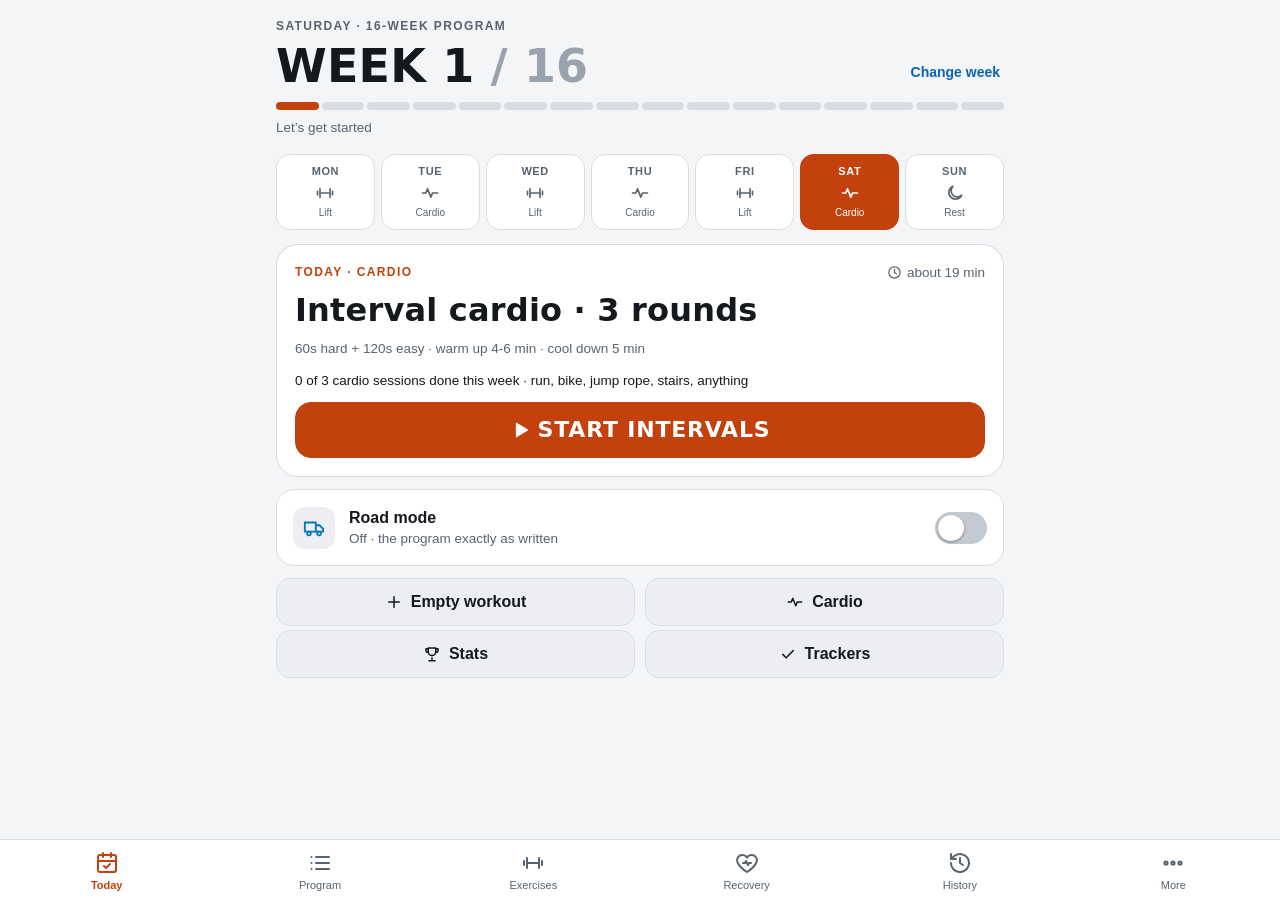
<file: index.html>
<!doctype html>
<html lang="en">
<head>
<meta charset="utf-8">
<meta name="viewport" content="width=device-width, initial-scale=1, viewport-fit=cover">
<title>Six Pack Workout</title>
<meta name="description" content="Offline workout log with the 16 Weeks to Six Pack Abs program.">
<meta name="apple-mobile-web-app-capable" content="yes">
<meta name="mobile-web-app-capable" content="yes">
<meta name="apple-mobile-web-app-status-bar-style" content="black-translucent">
<meta name="apple-mobile-web-app-title" content="Workout">
<meta name="application-name" content="Workout">
<meta name="format-detection" content="telephone=no">
<meta name="theme-color" content="#0e1012" id="themeColor">
<link rel="manifest" href="manifest.webmanifest">
<link rel="apple-touch-icon" href="icons/apple-touch-icon.png">
<link rel="icon" type="image/png" sizes="192x192" href="icons/icon-192.png">
<link rel="stylesheet" href="css/app.css">
</head>
<body>
<div id="app">
  <header id="topbar"><h1 id="title">Workout</h1><span id="offlineBadge" hidden>Offline</span></header>
  <div id="banner"></div>
  <main id="view" tabindex="-1"><p class="muted pad">Loading…</p></main>
  <div id="timerbar" hidden></div>
  <nav id="tabs" aria-label="Main">
    <a href="#/today" data-tab="today"><svg width="24" height="24" viewBox="0 0 24 24" fill="none" stroke="currentColor" stroke-width="2" stroke-linecap="round" stroke-linejoin="round" aria-hidden="true"><rect x="3" y="4" width="18" height="17" rx="2"/><path d="M8 2v4M16 2v4M3 10h18M9 15l2 2 4-4"/></svg><span>Today</span></a>
    <a href="#/program" data-tab="program"><svg width="24" height="24" viewBox="0 0 24 24" fill="none" stroke="currentColor" stroke-width="2" stroke-linecap="round" stroke-linejoin="round" aria-hidden="true"><path d="M8 6h13M8 12h13M8 18h13M3.5 6h.01M3.5 12h.01M3.5 18h.01"/></svg><span>Program</span></a>
    <a href="#/exercises" data-tab="exercises"><svg width="24" height="24" viewBox="0 0 24 24" fill="none" stroke="currentColor" stroke-width="2" stroke-linecap="round" stroke-linejoin="round" aria-hidden="true"><path d="M6 7v10M18 7v10M3 10v4M21 10v4M6 12h12"/></svg><span>Exercises</span></a>
    <a href="#/recovery" data-tab="recovery"><svg width="24" height="24" viewBox="0 0 24 24" fill="none" stroke="currentColor" stroke-width="2" stroke-linecap="round" stroke-linejoin="round" aria-hidden="true"><path d="M12 21s-7-4.4-9.2-9A5.2 5.2 0 0 1 12 6.6 5.2 5.2 0 0 1 21.2 12C19 16.6 12 21 12 21z"/><path d="M8 12h2l1-2 2 4 1-2h2"/></svg><span>Recovery</span></a>
    <a href="#/history" data-tab="history"><svg width="24" height="24" viewBox="0 0 24 24" fill="none" stroke="currentColor" stroke-width="2" stroke-linecap="round" stroke-linejoin="round" aria-hidden="true"><path d="M3 12a9 9 0 1 0 3-6.7L3 8M3 3v5h5M12 7v5l3 2"/></svg><span>History</span></a>
    <a href="#/more" data-tab="more"><svg width="24" height="24" viewBox="0 0 24 24" fill="none" stroke="currentColor" stroke-width="2" stroke-linecap="round" stroke-linejoin="round" aria-hidden="true"><circle cx="5" cy="12" r="1.6"/><circle cx="12" cy="12" r="1.6"/><circle cx="19" cy="12" r="1.6"/></svg><span>More</span></a>
  </nav>
</div>
<div id="modal" hidden></div>
<div id="toast" hidden role="status" aria-live="polite"></div>
<noscript>This app needs JavaScript.</noscript>
<script src="js/app.js"></script>
</body>
</html>
</file>
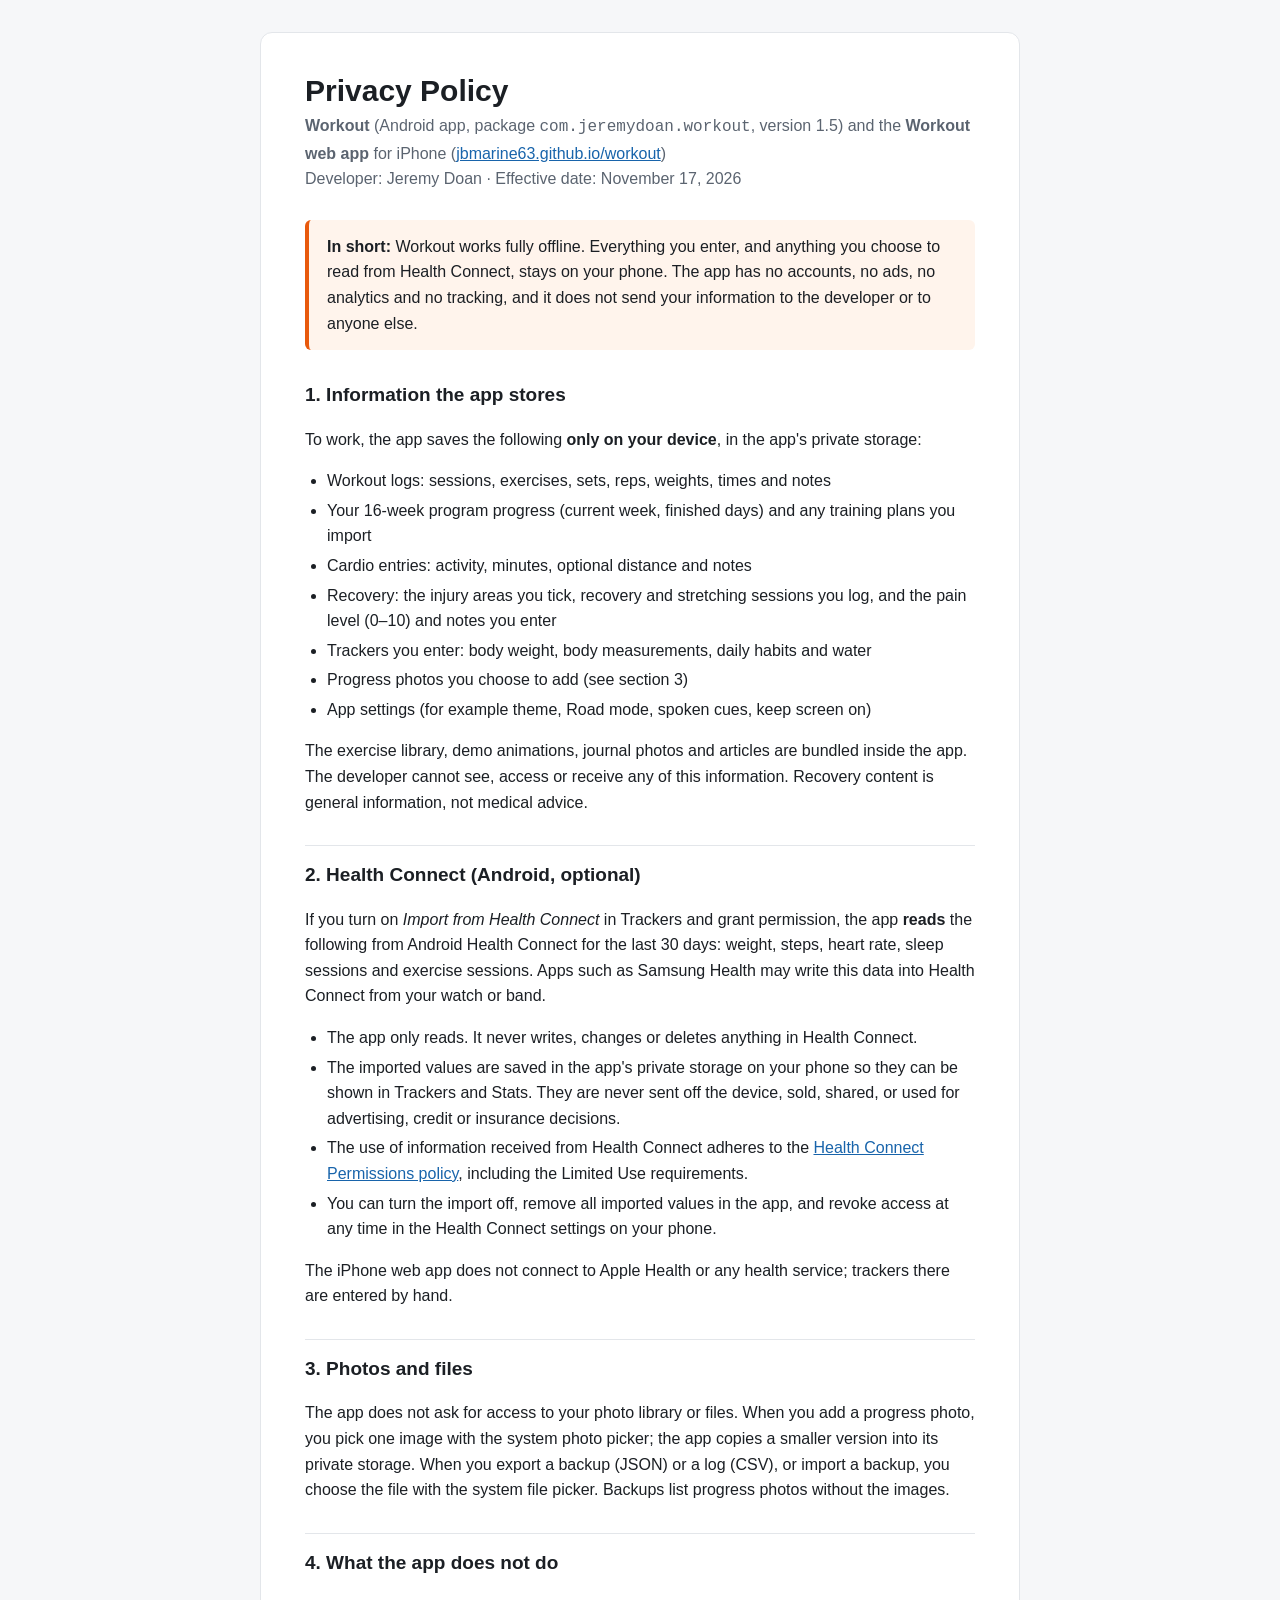
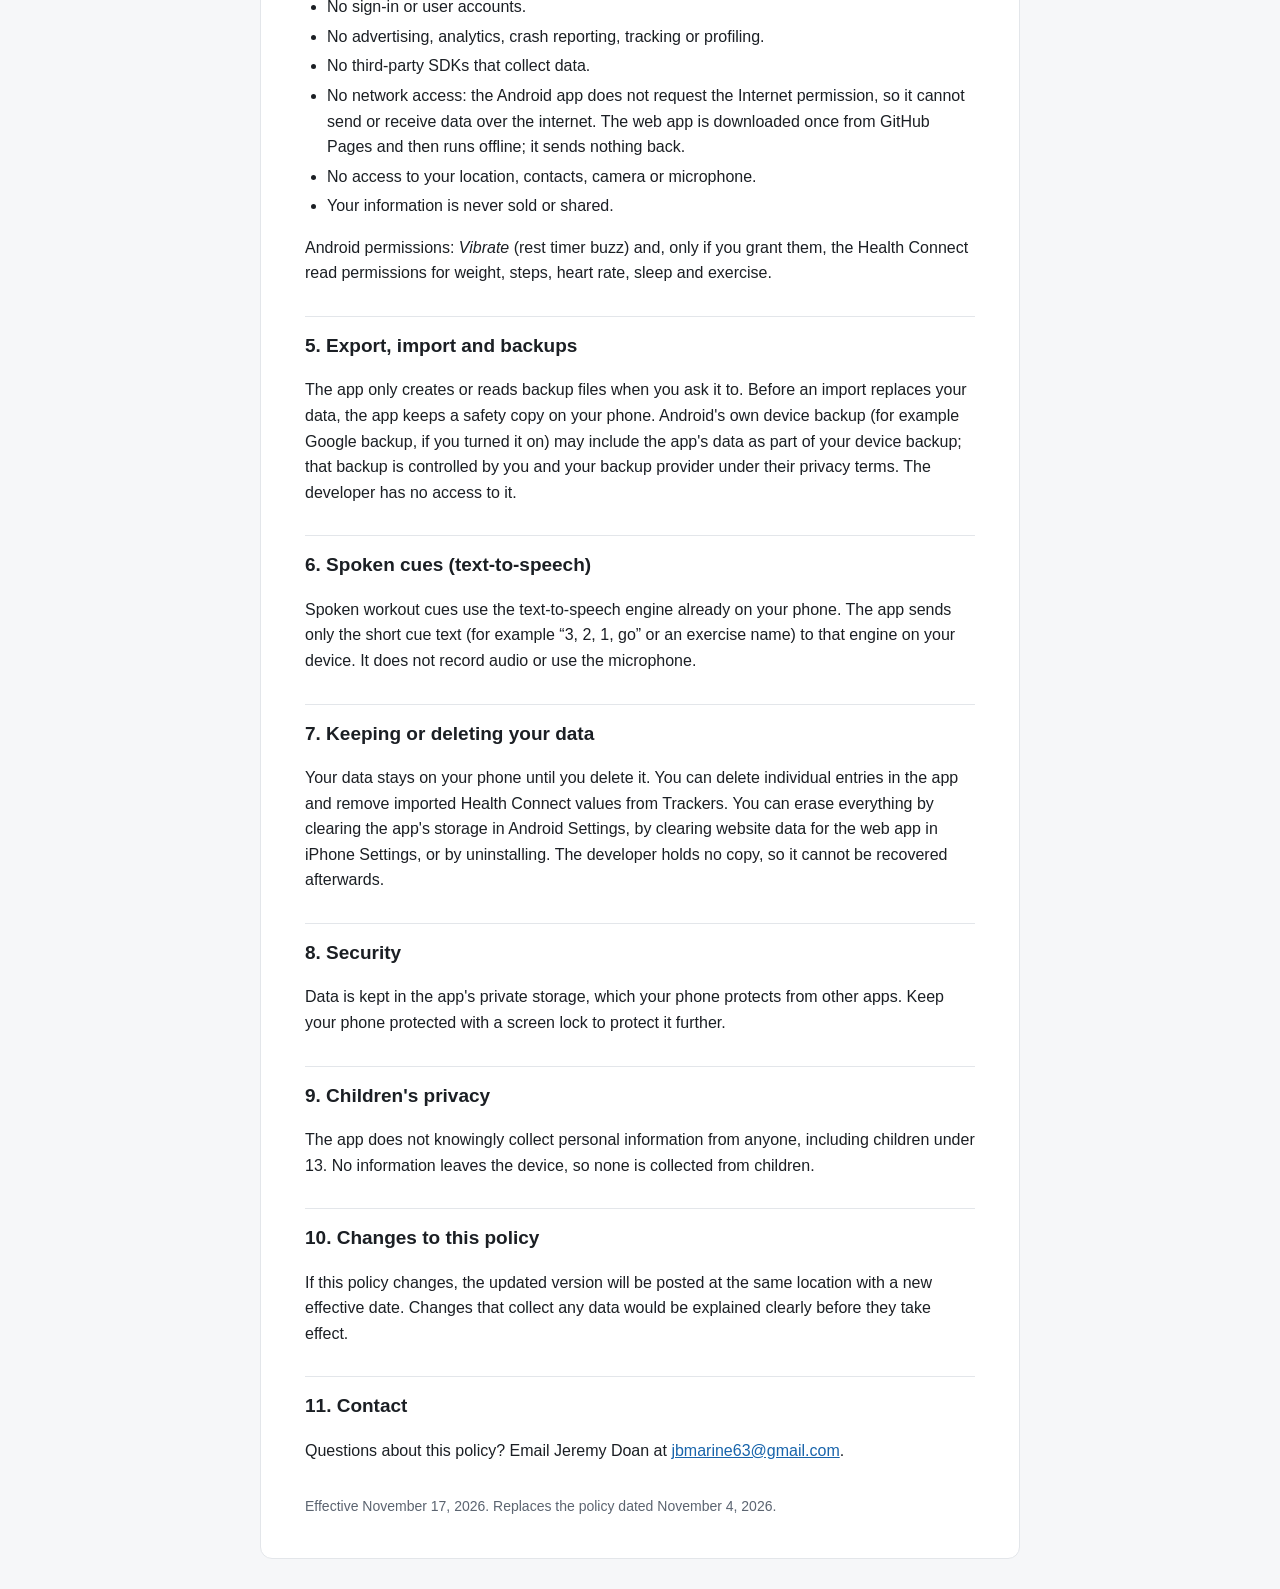
<file: privacy.html>
<!DOCTYPE html>
<html lang="en">
<head>
<meta charset="utf-8">
<meta name="viewport" content="width=device-width, initial-scale=1">
<title>Privacy Policy – Workout (com.jeremydoan.workout) and Workout web app</title>
<style>
  :root { --ink:#1b1f24; --muted:#5b6470; --line:#e3e6ea; --accent:#e8590c; }
  * { box-sizing: border-box; }
  body { margin:0; background:#f6f7f9; color:var(--ink);
         font: 16px/1.6 -apple-system, "Segoe UI", Roboto, Helvetica, Arial, sans-serif; }
  main { max-width: 760px; margin: 32px auto; background:#fff; padding: 40px 44px;
         border:1px solid var(--line); border-radius: 12px; }
  h1 { margin:0 0 4px; font-size: 30px; line-height:1.2; }
  .sub { color:var(--muted); margin:0 0 28px; }
  h2 { font-size: 19px; margin: 30px 0 8px; padding-top: 14px; border-top: 1px solid var(--line); }
  h2:first-of-type { border-top: 0; padding-top: 0; }
  ul { padding-left: 22px; } li { margin: 4px 0; }
  .summary { background:#fff4ec; border-left: 4px solid var(--accent); padding: 14px 18px; border-radius: 6px; }
  .summary p { margin: 0; }
  a { color:#1864ab; }
  footer { color:var(--muted); font-size: 14px; margin-top: 32px; }
  @media (max-width: 600px) { main { margin:0; border-radius:0; padding: 24px 20px; } }
  @media print { body { background:#fff; } main { border:0; margin:0; padding:0; max-width:none; } }
</style>
</head>
<body>
<main>
  <h1>Privacy Policy</h1>
  <p class="sub"><strong>Workout</strong> (Android app, package <code>com.jeremydoan.workout</code>, version 1.5) and the
  <strong>Workout web app</strong> for iPhone (<a href="https://jbmarine63.github.io/workout/">jbmarine63.github.io/workout</a>)<br>
  Developer: Jeremy Doan &middot; Effective date: November 17, 2026</p>

  <div class="summary"><p><strong>In short:</strong> Workout works fully offline. Everything you enter, and anything
  you choose to read from Health Connect, stays on your phone. The app has no accounts, no ads, no analytics and no
  tracking, and it does not send your information to the developer or to anyone else.</p></div>

  <h2>1. Information the app stores</h2>
  <p>To work, the app saves the following <strong>only on your device</strong>, in the app's private storage:</p>
  <ul>
    <li>Workout logs: sessions, exercises, sets, reps, weights, times and notes</li>
    <li>Your 16-week program progress (current week, finished days) and any training plans you import</li>
    <li>Cardio entries: activity, minutes, optional distance and notes</li>
    <li>Recovery: the injury areas you tick, recovery and stretching sessions you log, and the pain level (0&ndash;10)
        and notes you enter</li>
    <li>Trackers you enter: body weight, body measurements, daily habits and water</li>
    <li>Progress photos you choose to add (see section 3)</li>
    <li>App settings (for example theme, Road mode, spoken cues, keep screen on)</li>
  </ul>
  <p>The exercise library, demo animations, journal photos and articles are bundled inside the app. The developer
  cannot see, access or receive any of this information. Recovery content is general information, not medical
  advice.</p>

  <h2>2. Health Connect (Android, optional)</h2>
  <p>If you turn on <em>Import from Health Connect</em> in Trackers and grant permission, the app <strong>reads</strong>
  the following from Android Health Connect for the last 30 days: weight, steps, heart rate, sleep sessions and
  exercise sessions. Apps such as Samsung Health may write this data into Health Connect from your watch or band.</p>
  <ul>
    <li>The app only reads. It never writes, changes or deletes anything in Health Connect.</li>
    <li>The imported values are saved in the app's private storage on your phone so they can be shown in Trackers
        and Stats. They are never sent off the device, sold, shared, or used for advertising, credit or insurance
        decisions.</li>
    <li>The use of information received from Health Connect adheres to the
        <a href="https://support.google.com/googleplay/android-developer/answer/9888170">Health Connect Permissions
        policy</a>, including the Limited Use requirements.</li>
    <li>You can turn the import off, remove all imported values in the app, and revoke access at any time in the
        Health Connect settings on your phone.</li>
  </ul>
  <p>The iPhone web app does not connect to Apple Health or any health service; trackers there are entered by hand.</p>

  <h2>3. Photos and files</h2>
  <p>The app does not ask for access to your photo library or files. When you add a progress photo, you pick one
  image with the system photo picker; the app copies a smaller version into its private storage. When you export a
  backup (JSON) or a log (CSV), or import a backup, you choose the file with the system file picker. Backups list
  progress photos without the images.</p>

  <h2>4. What the app does not do</h2>
  <ul>
    <li>No sign-in or user accounts.</li>
    <li>No advertising, analytics, crash reporting, tracking or profiling.</li>
    <li>No third-party SDKs that collect data.</li>
    <li>No network access: the Android app does not request the Internet permission, so it cannot send or receive
        data over the internet. The web app is downloaded once from GitHub Pages and then runs offline; it sends
        nothing back.</li>
    <li>No access to your location, contacts, camera or microphone.</li>
    <li>Your information is never sold or shared.</li>
  </ul>
  <p>Android permissions: <em>Vibrate</em> (rest timer buzz) and, only if you grant them, the Health Connect read
  permissions for weight, steps, heart rate, sleep and exercise.</p>

  <h2>5. Export, import and backups</h2>
  <p>The app only creates or reads backup files when you ask it to. Before an import replaces your data, the app keeps
  a safety copy on your phone. Android's own device backup (for example Google backup, if you turned it on) may
  include the app's data as part of your device backup; that backup is controlled by you and your backup provider
  under their privacy terms. The developer has no access to it.</p>

  <h2>6. Spoken cues (text-to-speech)</h2>
  <p>Spoken workout cues use the text-to-speech engine already on your phone. The app sends only the short cue text
  (for example &ldquo;3, 2, 1, go&rdquo; or an exercise name) to that engine on your device. It does not record audio
  or use the microphone.</p>

  <h2>7. Keeping or deleting your data</h2>
  <p>Your data stays on your phone until you delete it. You can delete individual entries in the app and remove
  imported Health Connect values from Trackers. You can erase everything by clearing the app's storage in Android
  Settings, by clearing website data for the web app in iPhone Settings, or by uninstalling. The developer holds no
  copy, so it cannot be recovered afterwards.</p>

  <h2>8. Security</h2>
  <p>Data is kept in the app's private storage, which your phone protects from other apps. Keep your phone protected
  with a screen lock to protect it further.</p>

  <h2>9. Children's privacy</h2>
  <p>The app does not knowingly collect personal information from anyone, including children under 13. No
  information leaves the device, so none is collected from children.</p>

  <h2>10. Changes to this policy</h2>
  <p>If this policy changes, the updated version will be posted at the same location with a new effective date.
  Changes that collect any data would be explained clearly before they take effect.</p>

  <h2>11. Contact</h2>
  <p>Questions about this policy? Email Jeremy Doan at
  <a href="mailto:jbmarine63@gmail.com">jbmarine63@gmail.com</a>.</p>

  <footer>Effective November 17, 2026. Replaces the policy dated November 4, 2026.</footer>
</main>
</body>
</html>
</file>
<file: css/app.css>
/* Six Pack Workout v2 — dark-first, one accent (orange) for the main action, blue for "done". */
:root{
  --bg:#0e1012;--card:#181b1f;--card2:#22262b;--line:#2c3137;--fg:#f2f3f5;--muted:#9ba3ad;--dim:#5f6772;
  --accent:#ff7a1a;--accent-fg:#1a0e04;--blue:#5cc8ff;--blue-fg:#06202d;--blue-bg:#14232b;--blue-line:#23485a;--blue-text:#cdefff;
  --danger:#ff6b6b;--warn:#ffcc4d;--link:#5cc8ff;--tabbar:#14171a;
  --radius:18px;--tap:48px;
  --display:"Avenir Next Condensed","Barlow Condensed","Roboto Condensed","Arial Narrow",sans-serif-condensed,system-ui,sans-serif;
  --sat:env(safe-area-inset-top,0px);--sab:env(safe-area-inset-bottom,0px);
  --sal:env(safe-area-inset-left,0px);--sar:env(safe-area-inset-right,0px);
  color-scheme:dark;
}
:root[data-theme="light"]{
  --bg:#f4f5f7;--card:#ffffff;--card2:#eceef1;--line:#d9dde3;--fg:#15181c;--muted:#59636e;--dim:#9aa3ad;
  --accent:#c2410c;--accent-fg:#ffffff;--blue:#0b74b8;--blue-fg:#ffffff;--blue-bg:#e3f2fb;--blue-line:#a9d3ee;--blue-text:#0a4f7d;
  --danger:#c62828;--warn:#9a6a00;--link:#0b63b6;--tabbar:#ffffff;
  color-scheme:light;
}
/* 1.5.1 colour schemes: accent (main action) + secondary ("done") only; Dark/Light/Match phone stays separate.
   Same names, order and hex values as the Android app (ui/theme/Color.kt). WCAG AA checked for every scheme x mode.
   "--blue" keeps its name but holds the scheme's secondary colour; links use it too. Default = the :root / light blocks above. */
:root:not([data-theme="light"])[data-scheme="marine"]{--accent:#ff5252;--accent-fg:#1a0404;--blue:#ffc72c;--blue-fg:#1f1600;--blue-bg:#2a2410;--blue-line:#5a4a1a;--blue-text:#ffe9a8;--link:#ffc72c}
:root[data-theme="light"][data-scheme="marine"]{--accent:#b3121b;--accent-fg:#ffffff;--blue:#7d5c00;--blue-fg:#ffffff;--blue-bg:#fbf3dc;--blue-line:#e6cf8a;--blue-text:#5c4300;--link:#7d5c00}
:root:not([data-theme="light"])[data-scheme="army"]{--accent:#a3b86c;--accent-fg:#141a06;--blue:#d9bf8c;--blue-fg:#231a08;--blue-bg:#24211a;--blue-line:#4d4430;--blue-text:#f0e3c8;--link:#d9bf8c}
:root[data-theme="light"][data-scheme="army"]{--accent:#4b5320;--accent-fg:#ffffff;--blue:#7a5c22;--blue-fg:#ffffff;--blue-bg:#f3ecdd;--blue-line:#d8c7a0;--blue-text:#5a4318;--link:#7a5c22}
:root:not([data-theme="light"])[data-scheme="navy"]{--accent:#7aa2ff;--accent-fg:#0a1430;--blue:#f2c14e;--blue-fg:#1f1600;--blue-bg:#262212;--blue-line:#5a4a1a;--blue-text:#ffe9a8;--link:#f2c14e}
:root[data-theme="light"][data-scheme="navy"]{--accent:#1f3a7a;--accent-fg:#ffffff;--blue:#7d5c00;--blue-fg:#ffffff;--blue-bg:#fbf3dc;--blue-line:#e6cf8a;--blue-text:#5c4300;--link:#7d5c00}
:root:not([data-theme="light"])[data-scheme="airforce"]{--accent:#8fa8ff;--accent-fg:#0a1236;--blue:#c0c6cf;--blue-fg:#15181c;--blue-bg:#1e2226;--blue-line:#3e454d;--blue-text:#e6e9ed;--link:#c0c6cf}
:root[data-theme="light"][data-scheme="airforce"]{--accent:#00308f;--accent-fg:#ffffff;--blue:#5a6370;--blue-fg:#ffffff;--blue-bg:#eceff2;--blue-line:#c5cbd2;--blue-text:#3c434c;--link:#5a6370}
.scheme-dots{display:inline-flex;gap:4px;vertical-align:middle;margin-left:6px}.scheme-dots i{width:14px;height:14px;border-radius:7px;border:1px solid var(--line)}.scheme-dots i:first-child{background:var(--accent)}.scheme-dots i:last-child{background:var(--blue)}
*{box-sizing:border-box}
html,body{margin:0;background:var(--bg);color:var(--fg);font:16px/1.45 -apple-system,BlinkMacSystemFont,"Segoe UI",Roboto,Helvetica,Arial,sans-serif;-webkit-text-size-adjust:100%}
body{overscroll-behavior-y:none}
a{color:var(--link)}
svg.i{flex:none;vertical-align:middle}
.i.blue{color:var(--blue)} .i.acc{color:var(--accent)}

/* ---------- chrome ---------- */
#topbar{position:sticky;top:0;z-index:20;background:#0e1012;color:#f2f3f5;padding:calc(var(--sat) + 10px) calc(18px + var(--sar)) 10px calc(18px + var(--sal));display:flex;align-items:center;gap:8px;border-bottom:1px solid #23272c}
#topbar h1{font-family:var(--display);font-weight:800;font-size:28px;letter-spacing:.3px;margin:0;flex:1;white-space:nowrap;overflow:hidden;text-overflow:ellipsis;text-transform:uppercase}
#offlineBadge{font-size:12px;background:#22262b;color:#9ba3ad;padding:3px 8px;border-radius:99px}
main{padding:14px calc(16px + var(--sar)) calc(var(--tap) + 110px + var(--sab)) calc(16px + var(--sal));max-width:760px;margin:0 auto;outline:none}
body.bare #topbar{display:none}
body.bare main{padding-top:calc(var(--sat) + 18px)}
body.focus #tabs,body.focus #timerbar{display:none!important}
body.focus main{padding-bottom:calc(28px + var(--sab))}
#tabs{position:fixed;left:0;right:0;bottom:0;z-index:30;display:flex;background:var(--tabbar);border-top:1px solid var(--line);padding:4px var(--sar) var(--sab) var(--sal)}
#tabs a{flex:1;display:flex;flex-direction:column;align-items:center;justify-content:center;min-height:56px;text-decoration:none;color:var(--muted);font-size:11px;font-weight:500;gap:3px;-webkit-tap-highlight-color:transparent}
#tabs a.active{color:var(--accent);font-weight:700}
#banner:empty{display:none}

/* ---------- type ---------- */
.display{font-family:var(--display);font-weight:800;letter-spacing:.2px;line-height:1.02;margin:0}
.display.xl{font-size:46px}
.display.lg{font-size:36px}
.display.md{font-size:28px}
.display.sm{font-size:22px;font-weight:700}
h2.display{font-size:32px}
.dim{color:var(--dim)}
.eyebrow{font-size:12px;font-weight:700;letter-spacing:1.4px;color:var(--muted);text-transform:uppercase}
.eyebrow.acc{color:var(--accent)}
h2{font-size:22px;margin:6px 4px 10px}
h3{font-size:18px;margin:0 0 8px}
h4{font-size:15px;margin:10px 0 4px}
.muted{color:var(--muted)}
.small{font-size:13.5px}
.center{text-align:center}
.pad{padding:16px}
.pad-s{padding:2px 4px 8px}
pre.text{white-space:pre-wrap;font:inherit;margin:0}
ul.tight{margin:4px 0;padding-left:20px}
ul.tight li{margin:3px 0}
ul.plain{list-style:none;margin:6px 0 0;padding:0}
ul.plain li{display:flex;gap:8px;align-items:center;margin:6px 0;font-size:14px}

/* ---------- layout bits ---------- */
.row{display:flex;gap:8px;align-items:center;flex-wrap:wrap}
.row.top{align-items:flex-start;flex-wrap:nowrap}
.row.between{justify-content:space-between}
.row.end{align-items:flex-end}
.row.gap{gap:10px;margin-top:4px}
.row>.grow,.grow{flex:1;min-width:0}
.stack>*+*{margin-top:8px}
.card{background:var(--card);border:1px solid var(--line);border-radius:var(--radius);padding:16px;margin:0 0 12px}
.card.tight{padding:12px 14px}
.card.row{display:flex;gap:12px;align-items:center;flex-wrap:nowrap}

/* ---------- buttons ---------- */
button,.btn{appearance:none;-webkit-appearance:none;border:1px solid var(--line);background:var(--card2);color:var(--fg);border-radius:14px;min-height:var(--tap);padding:0 16px;font:inherit;font-weight:600;cursor:pointer;display:inline-flex;align-items:center;justify-content:center;gap:8px;text-decoration:none;-webkit-tap-highlight-color:transparent;touch-action:manipulation}
button:active,.btn:active{transform:scale(.98)}
button.primary,.btn.primary{background:var(--accent);border-color:var(--accent);color:var(--accent-fg)}
button.danger{color:var(--danger);border-color:var(--danger);background:transparent}
button.ghost,.btn.ghost{background:transparent;border-color:transparent;color:var(--muted)}
button.block,.btn.block{width:100%}
button.sm,.btn.sm{min-height:40px;padding:0 12px;font-size:14px}
button.icon{min-width:44px;padding:0 10px}
button:disabled{opacity:.45}
button.big,.btn.big{min-height:56px;font-family:var(--display);font-weight:800;font-size:22px;letter-spacing:.8px;border-radius:16px}
button.huge{min-height:64px;font-family:var(--display);font-weight:800;font-size:26px;letter-spacing:.8px;border-radius:18px}
.link-btn{min-height:36px;padding:0 4px;background:none;border:none;color:var(--link);font-size:14px;font-weight:600}
.switch{flex:none;width:52px;min-width:52px;height:32px;min-height:32px;border-radius:16px;border:none;padding:3px;background:#3a4048;justify-content:flex-start}
.switch span{display:block;width:26px;height:26px;border-radius:13px;background:#fff;box-shadow:0 1px 3px rgba(0,0,0,.4)}
.switch.on{background:var(--blue);justify-content:flex-end}
:root[data-theme="light"] .switch:not(.on){background:#c4cad1}

/* ---------- chips / badges ---------- */
.chips{display:flex;flex-wrap:wrap;gap:8px}
.chips.scroll{flex-wrap:nowrap;overflow-x:auto;-webkit-overflow-scrolling:touch;padding-bottom:4px;scrollbar-width:none}
.chip{min-height:40px;padding:0 14px;border-radius:99px;font-size:14px;font-weight:600;white-space:nowrap}
.chip.on,.on{background:var(--fg)!important;border-color:var(--fg)!important;color:var(--bg)!important}
.badge{display:inline-flex;align-items:center;gap:4px;font-size:12px;font-weight:700;padding:3px 9px;border-radius:99px;background:var(--card2);border:1px solid var(--line);white-space:nowrap}
.badge.ok{color:var(--blue);border-color:var(--blue-line);background:var(--blue-bg)}
.pill{font-size:13px;font-weight:600;padding:7px 12px;border-radius:99px;background:var(--card);color:var(--fg);border:1px solid var(--line)}
.pill.blue{background:var(--blue-bg);color:var(--blue-text);border-color:var(--blue-line)}

/* ---------- Today ---------- */
.today-head{display:flex;flex-direction:column;gap:8px;margin-bottom:16px}
.segs{display:grid;grid-template-columns:repeat(16,minmax(0,1fr));gap:3px;margin-top:4px}
.segs i{height:8px;border-radius:4px;background:var(--line)}
.segs i.done{background:var(--blue)}
.segs i.now{background:var(--accent)}
.strip{display:grid;grid-template-columns:repeat(7,minmax(0,1fr));gap:6px;margin-bottom:14px}
.strip .day{flex-direction:column;gap:3px;min-height:76px;padding:0;border-radius:14px;background:var(--card);color:var(--muted)}
.strip .day .dn{font-size:11px;font-weight:700;letter-spacing:.6px}
.strip .day .dt{font-size:10px;font-weight:500}
.strip .day.done{background:var(--blue-bg);border-color:var(--blue-line);color:var(--blue-text)}
.strip .day .dk{width:24px;height:24px;border-radius:12px;background:var(--blue);color:var(--blue-fg);display:flex;align-items:center;justify-content:center}
.strip .day.is-today{border-color:var(--accent);border-width:2px}
.strip .day.sel{background:var(--accent);border-color:var(--accent);color:var(--accent-fg)}
.strip .day.sel .dk{background:var(--accent-fg);color:var(--accent)}
.hero{background:var(--card);border:1px solid var(--line);border-radius:22px;padding:18px;display:flex;flex-direction:column;gap:12px;margin-bottom:12px}
.hero-top{display:flex;justify-content:space-between;align-items:center;gap:8px}
.ic-line{display:inline-flex;gap:5px;align-items:center}
.hthumbs{display:grid;grid-template-columns:repeat(5,minmax(0,1fr));gap:8px}
.ht{display:flex;flex-direction:column;align-items:center;gap:4px}
.ht b{font-size:11px;color:var(--muted)}
.ht-img{display:block;width:100%;aspect-ratio:1;background:#fff;border-radius:12px;overflow:hidden}
.ht-img img{width:100%;height:100%;object-fit:contain;display:block}
.done-line{display:flex;gap:8px;align-items:center;color:var(--blue);font-weight:600;font-size:14px}
.road{display:flex;align-items:center;gap:14px}
.road .t{font-weight:600}
.road-ic{width:42px;height:42px;border-radius:12px;background:var(--card2);color:var(--blue);display:flex;align-items:center;justify-content:center;flex:none}
.road-note{color:var(--blue);display:flex;gap:6px;align-items:center;margin-top:2px}
.win{display:flex;align-items:center;gap:12px;border-color:var(--blue-line);background:var(--blue-bg);color:var(--blue-text)}
.banner{margin:0 0 12px;padding:10px 12px;border-radius:14px;background:var(--card);border:1px solid var(--line);display:flex;gap:10px;align-items:center}
#banner .banner{margin:8px 12px 0}

/* ---------- Program ---------- */
.weekgrid{display:grid;grid-template-columns:repeat(4,minmax(0,1fr));gap:6px;margin-bottom:12px}
.weekgrid button{min-height:52px;padding:0;flex-direction:column;gap:0;font-size:15px}
.weekgrid button small{font-size:10px;font-weight:500;opacity:.8}
.weekgrid button.cur:not(.on){border-color:var(--accent);border-width:2px}
.daygrid{display:grid;grid-template-columns:repeat(7,minmax(0,1fr));gap:4px;margin-top:4px}
.daygrid button{min-height:58px;padding:0 2px;flex-direction:column;gap:0;font-size:14px}
.daygrid button small{font-size:10px;font-weight:500;opacity:.85}
.group-h{margin:18px 4px 8px;font-weight:700;font-size:15px;display:flex;gap:8px;align-items:baseline;flex-wrap:wrap}
.group-h .muted{font-weight:500;font-size:13px}
.ex{background:var(--card);border:1px solid var(--line);border-radius:var(--radius);padding:12px;margin-bottom:8px}
.ex.in-group{box-shadow:inset 3px 0 0 var(--line)}
.ex-title{font-weight:700;font-size:16px}
.target{color:var(--fg);font-weight:600;font-size:14px;margin-top:2px}
.thumb{width:60px;height:60px;border-radius:12px;background:#fff;flex:none;overflow:hidden;display:inline-flex;align-items:center;justify-content:center}
.thumb img{width:100%;height:100%;object-fit:contain;display:block}
.empty-thumb{background:var(--card2);color:var(--dim)}
.mini{width:40px;height:40px;border-radius:10px;background:#fff;overflow:hidden;flex:none;display:inline-flex;align-items:center;justify-content:center}
.mini img{width:100%;height:100%;object-fit:contain}
.mini.empty-thumb{background:var(--card2)}
.gif{display:block;max-width:100%;max-height:260px;margin:8px auto;border-radius:12px;background:#fff}
.photo{max-width:100%;border-radius:12px;display:block;margin:6px 0}
details>summary{cursor:pointer;min-height:40px;display:flex;align-items:center;color:var(--link);font-weight:600;font-size:14px;list-style:none}
details>summary::-webkit-details-marker{display:none}
details>summary::before{content:"▸";margin-right:6px}
details[open]>summary::before{content:"▾"}
table.levels{width:100%;border-collapse:collapse;font-size:14px;margin:8px 0}
table.levels td,table.levels th{border-bottom:1px solid var(--line);padding:6px 4px;text-align:left}

/* ---------- Workout mode ---------- */
.go{display:flex;flex-direction:column;gap:14px}
.go-top{display:flex;align-items:center;gap:10px}
.round-btn{width:44px;height:44px;border-radius:22px;background:var(--card);border:1px solid var(--line);color:var(--fg);display:flex;align-items:center;justify-content:center;flex:none;text-decoration:none}
.gsegs{display:grid;gap:6px}
.gsegs div{display:flex;flex-direction:column;gap:4px}
.gsegs i{display:block;height:6px;border-radius:3px;background:linear-gradient(90deg,var(--accent) var(--p),var(--line) var(--p))}
.gsegs i.full{background:var(--blue)}
.gsegs b{font-size:11px;text-align:center;color:var(--muted)}
.done-row{display:flex;align-items:center;gap:12px;padding:10px 12px;background:var(--blue-bg);border:1px solid var(--blue-line);border-radius:14px;color:var(--blue-text)}
.done-row b{font-size:14px}
.ok-dot{width:26px;height:26px;border-radius:13px;background:var(--blue);color:var(--blue-fg);display:flex;align-items:center;justify-content:center;flex:none}
.demo-card{position:relative;background:#fff;border-radius:24px;overflow:hidden;height:236px;display:flex;align-items:center;justify-content:center}
.demo-card.none{background:var(--card);border:1px solid var(--line);height:130px;flex-direction:column;gap:6px;color:var(--dim)}
.demo-img{width:100%;height:100%;object-fit:contain;display:block}
.demo-card .code{position:absolute;top:12px;left:12px;background:#0e1012;color:#fff;font-family:var(--display);font-weight:800;font-size:20px;padding:2px 12px;border-radius:10px}
.demo-note{position:absolute;left:12px;right:12px;bottom:12px;background:rgba(14,16,18,.9);color:#f2f3f5;font-size:12.5px;padding:8px 12px;border-radius:12px;display:flex;gap:8px;align-items:center}
.demo-note svg{color:#5cc8ff}
.stepper{display:flex;align-items:center;justify-content:space-between;background:var(--card);border:1px solid var(--line);border-radius:20px;padding:10px}
.stepper button{width:64px;height:64px;border-radius:16px;border:none;padding:0;background:var(--card2)}
.big-num{font-family:var(--display);font-weight:800;font-size:60px;line-height:.95;font-variant-numeric:tabular-nums}
.weight-row{display:flex;align-items:center;gap:8px;flex-wrap:wrap}
.weight-row b{min-width:84px;text-align:center}
.go-actions{display:flex;justify-content:center;gap:4px;flex-wrap:wrap}
.ring-wrap{position:relative;width:270px;height:270px;margin:6px auto 0}
.ring{display:block;transform:rotate(-90deg)}
.ring-bg{stroke:var(--card2)}
.ring-fg{stroke:var(--accent);transition:stroke-dashoffset .25s linear}
.ring-fg.work{stroke:var(--blue)}
.ring-txt{position:absolute;inset:0;display:flex;flex-direction:column;align-items:center;justify-content:center}
.ring-clock{font-family:var(--display);font-weight:800;font-size:92px;line-height:1;font-variant-numeric:tabular-nums}
.grid3{display:grid;grid-template-columns:repeat(3,minmax(0,1fr));gap:8px}
.grid3 button{min-height:52px}
.voice,.next-card{margin:0}
.next-thumb{width:72px;height:72px;border-radius:14px;background:#fff;overflow:hidden;flex:none;display:inline-flex;align-items:center;justify-content:center}
.next-thumb img{width:100%;height:100%;object-fit:contain}
.next-thumb.empty-thumb{background:var(--card2)}
.finish{display:flex;flex-direction:column;align-items:center;gap:14px;text-align:center;padding-top:8px}
.finish-ic{width:84px;height:84px;border-radius:42px;background:var(--blue);color:var(--blue-fg);display:flex;align-items:center;justify-content:center}
.finish .card{width:100%;text-align:left}
.stats{display:grid;grid-template-columns:repeat(3,minmax(0,1fr));gap:8px;width:100%}
.stats div{background:var(--card);border:1px solid var(--line);border-radius:16px;padding:12px 4px;display:flex;flex-direction:column}
.stats b{font-family:var(--display);font-weight:800;font-size:36px;line-height:1}
.stats span{font-size:12px;color:var(--muted)}

/* ---------- lists / forms ---------- */
.hint{background:color-mix(in srgb,var(--warn) 14%,var(--card));border:1px solid var(--warn);border-radius:14px;padding:10px 12px;margin-bottom:10px;display:flex;gap:8px;align-items:center}
.listitem{display:flex;gap:12px;align-items:center;padding:12px 14px;background:var(--card);border:1px solid var(--line);border-radius:16px;margin-bottom:8px;text-decoration:none;color:var(--fg);min-height:var(--tap)}
.listitem .t{font-weight:700}
.li-ic{width:40px;height:40px;border-radius:12px;background:var(--card2);display:flex;align-items:center;justify-content:center;flex:none}
.li-ic.acc{color:var(--accent)} .li-ic.blue{color:var(--blue)}
.set-row{display:flex;gap:12px;align-items:center;padding:10px 0;border-top:1px solid var(--line);margin-top:8px}
.sticky-search{position:sticky;top:calc(var(--sat) + 57px);z-index:10;background:var(--bg);padding:4px 0 8px}
input,select,textarea{font:inherit;font-size:16px;color:var(--fg);background:var(--bg);border:1px solid var(--line);border-radius:12px;min-height:46px;padding:8px 12px;width:100%}
textarea{min-height:72px}
label.f{display:block;font-size:13px;color:var(--muted);margin:10px 0 0}
label.f>input,label.f>textarea,label.f>select{margin-top:4px}
.setrow{display:grid;grid-template-columns:28px 1fr 1fr 1fr 44px;gap:6px;align-items:center;margin-top:6px}
.setrow input{min-height:44px;text-align:center;padding:6px 4px}
.sethead{display:grid;grid-template-columns:28px 1fr 1fr 1fr 44px;gap:6px;font-size:11px;color:var(--muted);text-align:center;margin-top:8px}
.actions{display:flex;gap:6px;flex-wrap:wrap;margin-top:8px}
.actions button{flex:1 1 30%;min-height:44px;font-size:14px;padding:0 8px}
.check{display:flex;align-items:center;gap:10px;min-height:44px}
.check input{width:24px;height:24px;min-height:0}
.empty{text-align:center;padding:30px 10px;color:var(--muted);display:flex;flex-direction:column;align-items:center;gap:12px}
.hidden{display:none!important}

/* ---------- sheets, toast, timer bar ---------- */
#modal{position:fixed;inset:0;z-index:50;background:rgba(0,0,0,.6);display:flex;align-items:flex-end;justify-content:center}
#modal[hidden]{display:none}
.sheet{background:var(--card);width:100%;max-width:760px;max-height:88vh;overflow:auto;border-radius:22px 22px 0 0;padding:18px calc(16px + var(--sar)) calc(16px + var(--sab)) calc(16px + var(--sal));-webkit-overflow-scrolling:touch}
.sheet h3{font-size:19px}
.sheet .btns{display:flex;flex-direction:column;gap:8px;margin-top:14px}
#toast{position:fixed;left:50%;transform:translateX(-50%);top:calc(var(--sat) + 10px);z-index:60;background:var(--fg);color:var(--bg);padding:9px 16px;border-radius:14px;font-weight:600;font-size:14px;width:max-content;max-width:calc(100vw - 32px);text-align:center;box-shadow:0 6px 20px rgba(0,0,0,.35)}
#timerbar{position:fixed;left:8px;right:8px;bottom:calc(70px + var(--sab));z-index:25;background:var(--card2);border:2px solid var(--accent);border-radius:var(--radius);padding:10px 12px;box-shadow:0 6px 24px rgba(0,0,0,.35);max-width:744px;margin:0 auto}
#timerbar.done{border-color:var(--blue)}
.tb-top{display:flex;align-items:center;gap:10px}
.tb-label{flex:1;font-weight:600;font-size:14px}
.tb-clock{font-family:var(--display);font-size:38px;font-weight:800;font-variant-numeric:tabular-nums}
.tb-btns{display:flex;gap:6px;margin-top:8px}
.tb-btns button{flex:1;min-height:44px;padding:0 6px}
.tb-next{font-size:12px;color:var(--muted)}
.progress{height:6px;background:var(--line);border-radius:3px;overflow:hidden;margin-top:6px}
.progress>i{display:block;height:100%;background:var(--accent);width:0}
body.has-timer main{padding-bottom:calc(var(--tap) + 270px + var(--sab))}
/* light theme: give white demo pictures an edge */
:root[data-theme="light"] .demo-card,:root[data-theme="light"] .thumb,:root[data-theme="light"] .ht-img,:root[data-theme="light"] .mini,:root[data-theme="light"] .next-thumb,:root[data-theme="light"] .gif{border:1px solid var(--line)}
.weight-row button.grow{white-space:nowrap}
/* 1.4: demo source / "similar" labels and the Credits page */
.demo-label{margin:4px 2px 0}
.credit a{color:var(--link);word-break:break-all}
.credit p{margin:4px 0}
.share-url,#shareUrlField{user-select:all;-webkit-user-select:all;word-break:break-all}
.share-url{color:var(--fg)}

/* ---------- 1.5: recovery, cardio, trackers, stats ---------- */
.acc-t{color:var(--accent)} .blue-t{color:var(--blue)} .danger-t{color:var(--danger)}
.dot{display:inline-block;width:10px;height:10px;border-radius:50%;margin-right:8px;flex:none;background:var(--dim)}
.dot.blue{background:var(--blue)} .dot.acc{background:var(--accent)} .dot.danger{background:var(--danger)}
.pain-row{display:flex;align-items:flex-start;gap:2px;margin:6px 0}
.pain-row .dot{margin-top:5px}
.rec-tabs{margin-bottom:12px}
.warn-card{border-color:var(--warn)}
.warn-card b{color:var(--warn);display:flex;align-items:center;gap:6px}
.sub-q{margin-top:12px;padding-top:12px;border-top:1px solid var(--line)}
.area-card{padding:8px 12px}
.area-head{justify-content:space-between;min-height:56px;padding:4px}
.area-name{font-size:17px;color:var(--fg)}
.left{text-align:left;justify-content:flex-start}
.lvl{margin:12px 0 4px}
.rec-ex{width:100%}
.redflags{margin-top:12px;padding:10px 12px;border-radius:12px;background:var(--card2);border-left:3px solid var(--danger)}
.srcs{margin-top:8px;word-break:break-all}
.srcs summary{cursor:pointer;color:var(--link)}
.stretch-row{width:100%;gap:12px}
.routine ol{padding-left:20px}
.cardio-idea{width:100%;gap:12px}
.rec-line{gap:10px;text-decoration:none;color:var(--fg);padding:12px 16px}
.resume{display:flex;align-items:center;gap:12px;border-color:var(--accent)}
.stat-grid{display:grid;grid-template-columns:repeat(3,minmax(0,1fr));gap:12px;text-align:center}
.stat-grid>div{display:flex;flex-direction:column;align-items:center}
.heat{display:flex;gap:3px;margin:6px 0}
.heat>div{display:flex;flex-direction:column;gap:3px;flex:1}
.heat i{display:block;aspect-ratio:1;border-radius:3px;background:var(--card2)}
.heat i.h1{background:var(--blue)} .heat i.h2{background:var(--accent)}
.bars{display:flex;align-items:flex-end;gap:6px;height:140px;overflow-x:auto}
.bars>div{flex:1;min-width:26px;display:flex;flex-direction:column;align-items:center;justify-content:flex-end;gap:3px}
.bars i{display:block;width:70%;background:var(--accent);border-radius:4px 4px 0 0}
.bars .small{font-size:10px}
.badge.earned{color:var(--accent-fg);background:var(--accent);border-color:var(--accent)}
.badge.locked{opacity:.5}
input[type=range]{width:100%;accent-color:var(--accent)}
</file>
